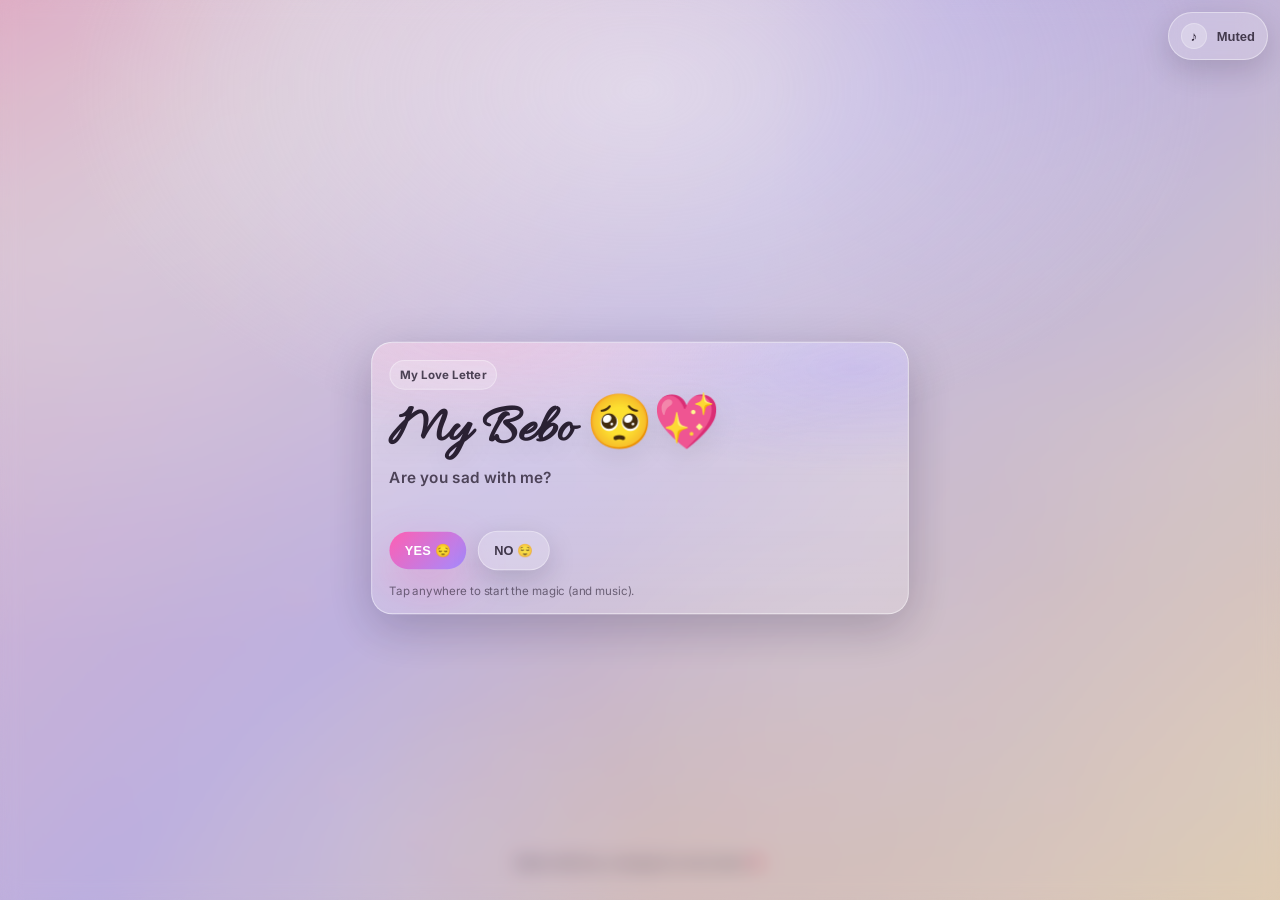
<file: index.html>
<!doctype html>
<html lang="en">
  <head>
    <meta charset="UTF-8" />
    <meta name="viewport" content="width=device-width,initial-scale=1,viewport-fit=cover" />
    <meta name="theme-color" content="#ffb3d9" />
    <meta name="description" content="A romantic apology for Ariba — made with love." />
    <title>For Ariba 💗</title>

    <link rel="preconnect" href="https://fonts.googleapis.com" />
    <link rel="preconnect" href="https://fonts.gstatic.com" crossorigin />
    <link
      href="https://fonts.googleapis.com/css2?family=Inter:wght@300;400;500;600;700&family=Allura&display=swap"
      rel="stylesheet"
    />

    <link rel="stylesheet" href="./styles.css" />
    <script src="https://cdn.jsdelivr.net/npm/gsap@3.12.5/dist/gsap.min.js"></script>
  </head>
  <body>
    <div class="bg">
      <div class="bg__glow bg__glow--a"></div>
      <div class="bg__glow bg__glow--b"></div>
      <div class="bg__glow bg__glow--c"></div>
      <div class="bg__noise" aria-hidden="true"></div>
      <div class="bg__sparkles" aria-hidden="true"></div>
    </div>

    <canvas id="fx" class="fx" aria-hidden="true"></canvas>

    <header class="topbar" aria-label="Controls">
      <button id="musicToggle" class="chip chip--icon" type="button" aria-label="Toggle music" title="Music">
        <span class="chip__icon" aria-hidden="true">♪</span>
        <span id="musicLabel" class="chip__text">Muted</span>
      </button>
    </header>

    <main class="app" id="app">
      <!-- Scene 1 -->
      <section class="modal-layer" id="scene1" aria-label="Scene 1">
        <div class="modal" role="dialog" aria-modal="true" aria-labelledby="s1-title">
          <div class="modal__badge">My Love Letter</div>
          <h1 id="s1-title" class="modal__title handwritten">
            My Bebo 🥺💖
            <span class="modal__title-sub">Are you sad with me?</span>
          </h1>

          <p id="s1-tease" class="modal__hint" aria-live="polite"></p>

          <div class="modal__actions">
            <button id="btnYes" class="btn btn--primary" type="button">YES 😔</button>
            <button id="btnNo" class="btn btn--ghost" type="button">NO 😌</button>
          </div>

          <div class="modal__fineprint">Tap anywhere to start the magic (and music).</div>
        </div>
      </section>

      <!-- Scene 2 -->
      <section class="modal-layer is-hidden" id="scene2" aria-label="Scene 2">
        <div class="modal modal--soft" role="dialog" aria-modal="true" aria-labelledby="s2-title">
          <div class="modal__badge">Bebo Verified</div>
          <h2 id="s2-title" class="modal__title handwritten">That’s why you are MY BEBO 💗✨</h2>
          <div class="modal__actions">
            <button id="btnOkay" class="btn btn--primary" type="button">Okay 💞</button>
          </div>
        </div>
      </section>

      <!-- Scene 3 -->
      <section class="stage stage--letter is-hidden" id="letterStage" aria-label="Apology letter">
        <div class="stage__backdrop" aria-hidden="true"></div>
        <article class="letter" id="letterCard">
          <div class="letter__top">
            <div class="letter__seal" aria-hidden="true">💌</div>
            <div class="letter__meta">
              <div class="letter__to handwritten">To: Ariba</div>
              <div class="letter__from">from: your sorry heart</div>
            </div>
          </div>

          <div class="letter__body" id="letterText">
            <p>Hey my Ariba 💕,</p>
            <p>
              I know I spoke rudely,<br />
              and I know it hurt you…<br />
              and for that, I am truly sorry 🥺💔
            </p>
            <p>
              You are not just someone I love,<br />
              you are someone I care for deeply 🌷<br />
              Every smile of yours matters to me,<br />
              every tear of yours breaks me inside.
            </p>
            <p>
              Sometimes I act stupid,<br />
              sometimes I speak without thinking 😞<br />
              but please believe me —<br />
              my heart never wants to hurt YOU.
            </p>
            <p>
              You are my comfort,<br />
              my peace,<br />
              my favorite person 💖✨
            </p>
            <p>
              If I could, I would:<br />
              ✔️ Take back my words<br />
              ✔️ Hold your hands tightly<br />
              ✔️ Say sorry while looking into your eyes
            </p>
            <p>
              Thank you for being patient with me,<br />
              thank you for being MY BEBO 💫
            </p>
            <p>
              I love you… more than my ego,<br />
              more than my mistakes,<br />
              more than my pride 🥹💗
            </p>
          </div>

          <div class="letter__actions">
            <button id="btnSurprise" class="btn btn--glow" type="button">Open Your Surprise 🎁</button>
          </div>
        </article>
      </section>

      <!-- Scene 4 -->
      <section class="stage stage--gifts is-hidden" id="giftStage" aria-label="Gift game">
        <div class="stage__header">
          <h2 class="stage__title handwritten">Pick a gift, Bebo 🎀</h2>
          <p class="stage__subtitle">Any one. Go on. I’m smiling already.</p>
        </div>

        <div class="gift-grid" id="giftGrid" role="grid" aria-label="Gift boxes"></div>

        <div class="popup is-hidden" id="giftPopup" role="dialog" aria-modal="true" aria-labelledby="giftPopupTitle">
          <div class="popup__card">
            <h3 id="giftPopupTitle" class="popup__title handwritten">I was kidding 😜</h3>
            <p class="popup__text">
              Every box has the same surprise 💖<br /><br />
              <span class="popup__big">🎉 YOU WON A COMPLETE OUTFIT 🎉</span>
            </p>
            <button id="btnPopupOk" class="btn btn--primary" type="button">Aww okay 💗</button>
          </div>
        </div>
      </section>

      <!-- Scene 5 -->
      <section class="modal-layer is-hidden" id="outfitModal" aria-label="Outfit selection">
        <div class="modal modal--wide" role="dialog" aria-modal="true" aria-labelledby="outfitTitle">
          <div class="modal__badge">Surprise Time</div>
          <h2 id="outfitTitle" class="modal__title handwritten">Choose your outfit, Bebo 👗✨</h2>

          <div class="outfit-grid" id="outfitGrid" aria-label="Outfit options"></div>

          <p class="modal__hint tiny">
            Tip: On mobile, it’ll try to “share” the selected outfit image to WhatsApp if your phone supports it.
          </p>
        </div>
      </section>

      <footer class="footer">
        <div class="footer__line">Made with love, courage &amp; a sorry heart 💖</div>
      </footer>
    </main>

    <div class="veil is-hidden" id="fadeVeil" aria-hidden="true"></div>
    <script src="./script.js"></script>
  </body>
</html>
</file>
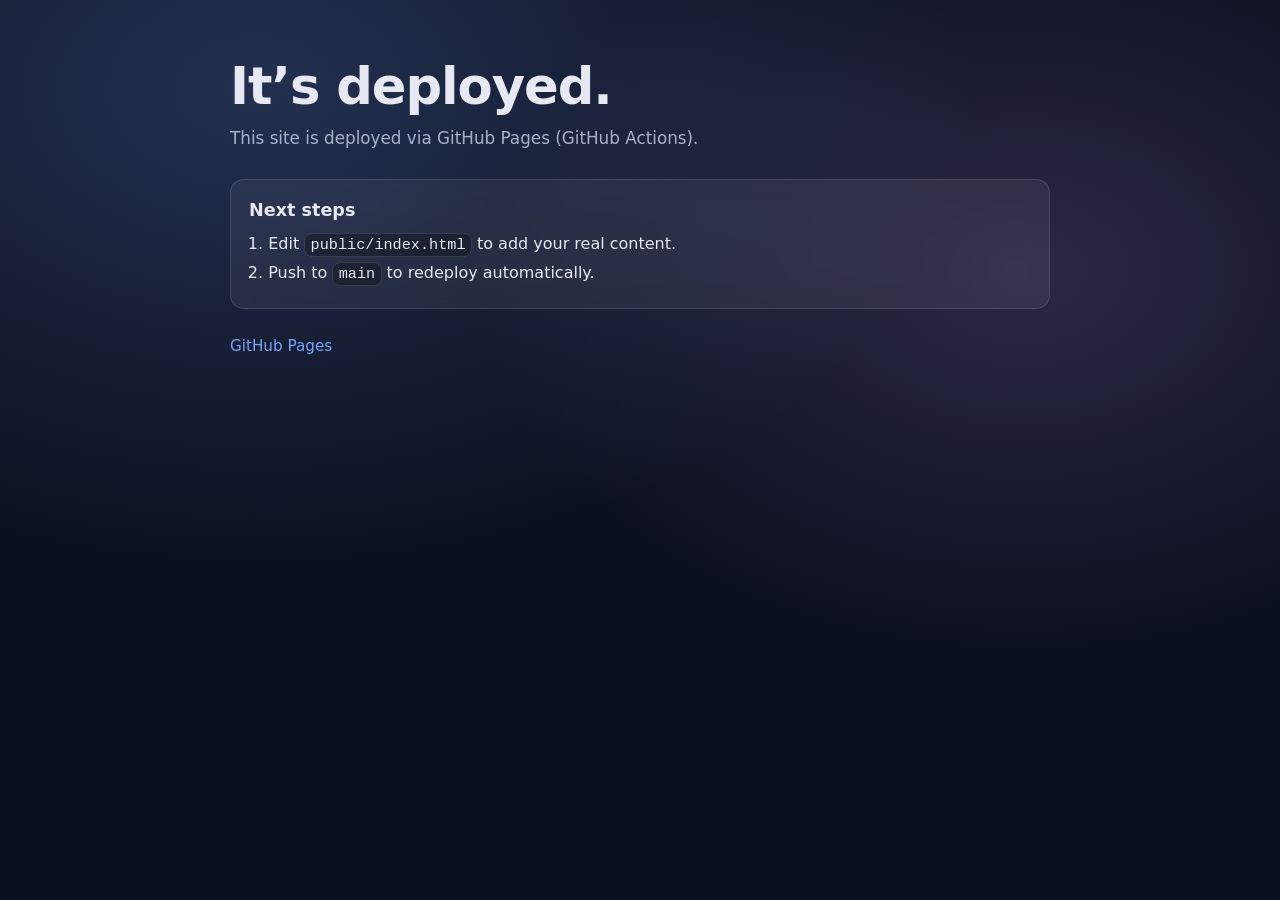
<file: public/index.html>
<!doctype html>
<html lang="en">
  <head>
    <meta charset="utf-8" />
    <meta name="viewport" content="width=device-width, initial-scale=1" />
    <title>Website</title>
    <meta name="description" content="Deployed with GitHub Pages." />
    <link rel="stylesheet" href="./styles.css" />
  </head>
  <body>
    <main class="container">
      <header class="header">
        <h1>It’s deployed.</h1>
        <p class="subtitle">This site is deployed via GitHub Pages (GitHub Actions).</p>
      </header>

      <section class="card">
        <h2>Next steps</h2>
        <ol>
          <li>Edit <code>public/index.html</code> to add your real content.</li>
          <li>Push to <code>main</code> to redeploy automatically.</li>
        </ol>
      </section>

      <footer class="footer">
        <a href="https://pages.github.com/" target="_blank" rel="noreferrer">GitHub Pages</a>
      </footer>
    </main>
  </body>
</html>
</file>
<file: styles.css>
:root{
  --bg0:#ffd1e8;
  --bg1:#d8c8ff;
  --bg2:#ffe7c9;
  --ink:#2a2133;
  --muted:rgba(42,33,51,.72);
  --card:rgba(255,255,255,.22);
  --card2:rgba(255,255,255,.32);
  --stroke:rgba(255,255,255,.38);
  --shadow:0 14px 50px rgba(20,10,30,.22);
  --shadow2:0 10px 30px rgba(20,10,30,.16);
  --radius:22px;
  --radius2:16px;
  --glow:0 0 0 1px rgba(255,255,255,.25), 0 0 32px rgba(255,142,200,.22);
  --pink:#ff5fb2;
  --lav:#8a6bff;
  --mint:#3dd6c6;
  --ease:cubic-bezier(.2,.8,.2,1);
}

*{ box-sizing:border-box; }
html,body{ height:100%; }
body{
  margin:0;
  font-family:Inter,system-ui,-apple-system,Segoe UI,Roboto,Arial,sans-serif;
  color:var(--ink);
  overflow-x:hidden;
  background: radial-gradient(1200px 800px at 10% 10%, rgba(255,255,255,.55), transparent 70%),
              radial-gradient(1000px 700px at 90% 20%, rgba(255,255,255,.35), transparent 60%),
              linear-gradient(135deg, var(--bg0), var(--bg1) 45%, var(--bg2));
}

.handwritten{
  font-family:Allura, "Apple Chancery", "Brush Script MT", cursive;
  letter-spacing:.2px;
}

.bg{ position:fixed; inset:0; z-index:-3; overflow:hidden; }
.bg__glow{
  position:absolute; filter: blur(40px);
  opacity:.55;
  transform: translateZ(0);
}
.bg__glow--a{
  width:520px; height:520px; left:-160px; top:-200px;
  background: radial-gradient(circle at 30% 30%, rgba(255,96,170,.55), transparent 60%);
}
.bg__glow--b{
  width:700px; height:700px; right:-220px; top:-220px;
  background: radial-gradient(circle at 40% 40%, rgba(138,107,255,.45), transparent 62%);
}
.bg__glow--c{
  width:680px; height:680px; left:30%; bottom:-360px;
  background: radial-gradient(circle at 40% 40%, rgba(255,215,170,.50), transparent 60%);
}
.bg__noise{
  position:absolute; inset:0;
  background-image:url("data:image/svg+xml,%3Csvg xmlns='http://www.w3.org/2000/svg' width='180' height='180'%3E%3Cfilter id='n'%3E%3CfeTurbulence type='fractalNoise' baseFrequency='.8' numOctaves='3' stitchTiles='stitch'/%3E%3C/filter%3E%3Crect width='180' height='180' filter='url(%23n)' opacity='.14'/%3E%3C/svg%3E");
  mix-blend-mode:overlay;
  opacity:.28;
}
.bg__sparkles{
  position:absolute; inset:-20%;
  background:
    radial-gradient(circle at 20% 30%, rgba(255,255,255,.8), transparent 20%),
    radial-gradient(circle at 75% 20%, rgba(255,255,255,.9), transparent 18%),
    radial-gradient(circle at 60% 65%, rgba(255,255,255,.8), transparent 18%),
    radial-gradient(circle at 35% 80%, rgba(255,255,255,.75), transparent 18%),
    radial-gradient(circle at 85% 75%, rgba(255,255,255,.78), transparent 20%);
  filter: blur(0.2px);
  opacity:.18;
  animation: twinkle 10s var(--ease) infinite;
}

/* subtle floating background hearts */
.bg-heart{
  position:absolute;
  width: 18px; height: 18px;
  transform: rotate(45deg);
  opacity:.18;
  filter: drop-shadow(0 16px 18px rgba(255,95,178,.14));
  animation: bgFloat var(--dur, 10s) var(--ease) infinite;
  pointer-events:none;
}
.bg-heart::before,
.bg-heart::after{
  content:"";
  position:absolute;
  width: 18px; height: 18px;
  border-radius: 50%;
  background: radial-gradient(circle at 30% 30%, rgba(255,255,255,.85), rgba(255,95,178,.55));
}
.bg-heart::before{ left:-9px; top:0; }
.bg-heart::after{ left:0; top:-9px; }
@keyframes bgFloat{
  0%{ transform: translate3d(0, 0, 0) rotate(45deg) scale(var(--s, 1)); opacity: .10; }
  30%{ opacity: .22; }
  100%{ transform: translate3d(0, -120px, 0) rotate(45deg) scale(var(--s, 1)); opacity: 0; }
}
@keyframes twinkle{
  0%,100%{ transform: translate3d(0,0,0) scale(1); opacity:.14; }
  50%{ transform: translate3d(0,-1.2%,0) scale(1.02); opacity:.22; }
}

.fx{
  position:fixed;
  inset:0;
  z-index:50;
  pointer-events:none;
}

.topbar{
  position:fixed;
  top:12px;
  right:12px;
  z-index:60;
  display:flex;
  gap:10px;
}

.chip{
  display:inline-flex;
  align-items:center;
  gap:10px;
  padding:10px 12px;
  border-radius:999px;
  border:1px solid rgba(255,255,255,.40);
  background: rgba(255,255,255,.18);
  backdrop-filter: blur(14px);
  -webkit-backdrop-filter: blur(14px);
  box-shadow: var(--shadow2);
  color: var(--ink);
  cursor:pointer;
  transition: transform .18s var(--ease), box-shadow .18s var(--ease), background .18s var(--ease);
}
.chip:active{ transform: scale(.98); }
.chip:hover{ background: rgba(255,255,255,.28); }
.chip--icon .chip__icon{
  width:26px; height:26px;
  display:grid; place-items:center;
  border-radius:999px;
  background: rgba(255,255,255,.25);
  box-shadow: inset 0 0 0 1px rgba(255,255,255,.25);
}
.chip__text{ font-size:13px; font-weight:600; opacity:.85; }

.app{
  min-height:100vh;
  padding: 84px 16px 30px;
  display:flex;
  flex-direction:column;
  gap:22px;
}

.modal-layer{
  position:fixed;
  inset:0;
  z-index:40;
  display:grid;
  place-items:center;
  padding: 18px;
  background: radial-gradient(800px 500px at 50% 10%, rgba(255,255,255,.42), transparent 72%),
              rgba(0,0,0,.12);
  backdrop-filter: blur(10px);
  -webkit-backdrop-filter: blur(10px);
}
.modal-layer.is-hidden{ display:none; }

.modal{
  width:min(560px, 100%);
  border-radius: var(--radius);
  padding: 18px 18px 16px;
  border: 1px solid rgba(255,255,255,.44);
  background: linear-gradient(180deg, rgba(255,255,255,.33), rgba(255,255,255,.18));
  box-shadow: var(--shadow);
  position:relative;
  overflow:hidden;
}
.modal::before{
  content:"";
  position:absolute;
  inset:-2px;
  background: radial-gradient(600px 180px at 20% 0%, rgba(255,160,210,.35), transparent 55%),
              radial-gradient(500px 200px at 90% 10%, rgba(155,135,255,.32), transparent 55%);
  opacity:.75;
  pointer-events:none;
}
.modal > *{ position:relative; }

.modal--soft{
  width:min(520px, 100%);
}
.modal--wide{
  width:min(860px, 100%);
}
.modal__badge{
  display:inline-flex;
  align-items:center;
  gap:8px;
  padding: 7px 10px;
  border-radius:999px;
  background: rgba(255,255,255,.20);
  border:1px solid rgba(255,255,255,.35);
  font-size:12px;
  font-weight:700;
  letter-spacing:.3px;
  color: rgba(42,33,51,.82);
}
.modal__title{
  margin: 14px 0 8px;
  font-size: clamp(34px, 4.8vw, 56px);
  line-height: 1.02;
  text-shadow: 0 10px 30px rgba(0,0,0,.08);
}
.modal__title-sub{
  display:block;
  font-family: Inter, system-ui, -apple-system, Segoe UI, Roboto, Arial, sans-serif;
  margin-top: 12px;
  font-size: 16px;
  font-weight: 600;
  color: rgba(42,33,51,.80);
}
.modal__hint{
  margin: 10px 0 0;
  min-height: 20px;
  font-weight: 600;
  color: rgba(42,33,51,.70);
}
.modal__fineprint{
  margin-top: 14px;
  font-size: 12px;
  color: rgba(42,33,51,.62);
}
.tiny{ font-size: 12px; }

.modal__actions{
  margin-top: 18px;
  display:flex;
  gap:12px;
  align-items:center;
  justify-content:flex-start;
  flex-wrap:wrap;
}

.btn{
  border:0;
  border-radius: 999px;
  padding: 12px 16px;
  font-weight: 800;
  letter-spacing:.15px;
  cursor:pointer;
  transition: transform .18s var(--ease), filter .18s var(--ease), box-shadow .18s var(--ease), background .18s var(--ease);
  user-select:none;
  -webkit-tap-highlight-color: transparent;
  touch-action: manipulation;
}
.btn:active{ transform: scale(.98); }
.btn--primary{
  color:white;
  background: linear-gradient(135deg, #ff5fb2, #a48bff);
  box-shadow: 0 18px 45px rgba(255,95,178,.30);
}
.btn--primary:hover{ filter: brightness(1.03); }
.btn--ghost{
  color: rgba(42,33,51,.88);
  background: rgba(255,255,255,.20);
  border: 1px solid rgba(255,255,255,.35);
  box-shadow: var(--shadow2);
}
.btn--ghost:hover{ background: rgba(255,255,255,.28); }
.btn--glow{
  color:white;
  padding: 13px 18px;
  background: linear-gradient(135deg, #ff5fb2, #ff9ed7 45%, #a48bff);
  box-shadow: 0 18px 60px rgba(255,95,178,.34), 0 0 0 1px rgba(255,255,255,.20);
}
.btn--glow:hover{ filter: brightness(1.04); }

.stage{
  width:min(980px, 100%);
  margin: 0 auto;
  position:relative;
}
.stage.is-hidden{ display:none; }

.stage--letter{
  padding: 10px 0 4px;
}
.stage__backdrop{
  position:fixed;
  inset:0;
  z-index:-1;
  background: rgba(10,0,20,.06);
  backdrop-filter: blur(8px);
  -webkit-backdrop-filter: blur(8px);
  opacity:0;
  transition: opacity .5s var(--ease);
}
.stage--letter.is-active .stage__backdrop{ opacity:1; }

.letter{
  border-radius: var(--radius);
  background: linear-gradient(180deg, rgba(255,255,255,.36), rgba(255,255,255,.18));
  border: 1px solid rgba(255,255,255,.42);
  box-shadow: var(--shadow);
  overflow:hidden;
  padding: 18px 18px 16px;
  position:relative;
}
.letter::after{
  content:"";
  position:absolute;
  inset:-2px;
  background: radial-gradient(700px 200px at 10% 0%, rgba(255,160,210,.25), transparent 62%),
              radial-gradient(600px 220px at 90% 10%, rgba(155,135,255,.22), transparent 62%),
              radial-gradient(600px 260px at 50% 100%, rgba(255,225,185,.22), transparent 62%);
  pointer-events:none;
  opacity:.8;
}
.letter > *{ position:relative; }

.letter__top{
  display:flex;
  align-items:center;
  gap:14px;
}
.letter__seal{
  width:46px; height:46px;
  border-radius: 16px;
  display:grid; place-items:center;
  background: rgba(255,255,255,.22);
  border:1px solid rgba(255,255,255,.35);
  box-shadow: var(--shadow2);
}
.letter__meta{ display:flex; flex-direction:column; }
.letter__to{ font-size: 30px; margin-top:2px; }
.letter__from{ font-size: 12px; color: rgba(42,33,51,.62); font-weight:700; }

.letter__body{
  margin-top: 10px;
  line-height: 1.7;
  color: rgba(42,33,51,.86);
  font-size: 15px;
}
.letter__body p{ margin: 12px 0; }
.letter__actions{
  margin-top: 14px;
  display:flex;
  justify-content:flex-start;
}

.stage--gifts{
  padding: 12px 0 6px;
}
.stage__header{
  text-align:center;
  margin: 8px auto 16px;
  width:min(640px, 100%);
}
.stage__title{
  font-size: clamp(34px, 4.5vw, 54px);
  margin: 0;
}
.stage__subtitle{
  margin: 8px 0 0;
  color: rgba(42,33,51,.68);
  font-weight:600;
}

.gift-grid{
  display:grid;
  grid-template-columns: repeat(3, minmax(0, 1fr));
  gap: 12px;
  width:min(540px, 100%);
  margin: 0 auto;
}
.gift{
  aspect-ratio: 1 / 1;
  border-radius: 18px;
  background: rgba(255,255,255,.22);
  border: 1px solid rgba(255,255,255,.40);
  box-shadow: var(--shadow2);
  display:grid;
  place-items:center;
  position:relative;
  cursor:pointer;
  overflow:hidden;
  transition: transform .18s var(--ease), box-shadow .18s var(--ease), background .18s var(--ease);
  user-select:none;
  -webkit-tap-highlight-color: transparent;
}
.gift:hover{
  transform: translateY(-2px) scale(1.01);
  background: rgba(255,255,255,.28);
  box-shadow: 0 18px 44px rgba(20,10,30,.18);
}
.gift:active{ transform: scale(.99); }
.gift__box{
  width:62%;
  height:52%;
  border-radius: 16px;
  background: linear-gradient(180deg, rgba(255,255,255,.28), rgba(255,255,255,.14));
  border: 1px solid rgba(255,255,255,.45);
  box-shadow: inset 0 0 0 1px rgba(255,255,255,.12);
  position:relative;
}
.gift__lid{
  position:absolute;
  left:50%;
  top: 22%;
  width:70%;
  height:22%;
  transform: translateX(-50%);
  border-radius: 14px;
  background: linear-gradient(135deg, rgba(255,95,178,.65), rgba(164,139,255,.55));
  box-shadow: 0 18px 40px rgba(255,95,178,.18);
  transform-origin: 50% 110%;
}
.gift__ribbon{
  position:absolute;
  inset:0;
  background:
    linear-gradient(90deg, transparent 42%, rgba(255,95,178,.45) 42%, rgba(255,95,178,.45) 58%, transparent 58%),
    linear-gradient(0deg, transparent 46%, rgba(255,95,178,.35) 46%, rgba(255,95,178,.35) 54%, transparent 54%);
  border-radius: 16px;
  opacity:.75;
}
.gift__spark{
  position:absolute;
  inset: -40%;
  background: radial-gradient(circle at 30% 30%, rgba(255,255,255,.9), transparent 22%),
              radial-gradient(circle at 75% 25%, rgba(255,255,255,.7), transparent 22%),
              radial-gradient(circle at 60% 70%, rgba(255,255,255,.8), transparent 24%);
  opacity:.0;
  filter: blur(0.4px);
  transition: opacity .18s var(--ease);
}
.gift:hover .gift__spark{ opacity:.22; }
.gift.is-open .gift__lid{ transform: translateX(-50%) rotateX(64deg); }

.popup{
  position:fixed;
  inset:0;
  z-index:70;
  display:grid;
  place-items:center;
  padding: 18px;
  background: rgba(0,0,0,.16);
  backdrop-filter: blur(10px);
  -webkit-backdrop-filter: blur(10px);
}
.popup.is-hidden{ display:none; }
.popup__card{
  width:min(520px, 100%);
  border-radius: var(--radius);
  background: linear-gradient(180deg, rgba(255,255,255,.36), rgba(255,255,255,.18));
  border: 1px solid rgba(255,255,255,.44);
  box-shadow: var(--shadow);
  padding: 18px 18px 16px;
  text-align:center;
}
.popup__title{
  margin: 6px 0 8px;
  font-size: 44px;
  line-height:1.02;
}
.popup__text{
  margin: 0 0 14px;
  color: rgba(42,33,51,.78);
  font-weight: 600;
}
.popup__big{
  display:inline-block;
  margin-top: 2px;
  font-weight: 900;
  color: rgba(42,33,51,.88);
}

.outfit-grid{
  margin-top: 14px;
  display:grid;
  grid-template-columns: repeat(2, minmax(0, 1fr));
  gap: 12px;
}
.outfit{
  border-radius: 18px;
  overflow:hidden;
  background: rgba(255,255,255,.22);
  border: 1px solid rgba(255,255,255,.42);
  box-shadow: var(--shadow2);
  cursor:pointer;
  transition: transform .18s var(--ease), box-shadow .18s var(--ease);
}
.outfit:hover{
  transform: translateY(-2px) scale(1.01);
  box-shadow: 0 22px 55px rgba(20,10,30,.18), var(--glow);
}
.outfit:active{ transform: scale(.99); }
.outfit__img{
  height: 132px;
  background: linear-gradient(135deg, rgba(255,95,178,.38), rgba(164,139,255,.34), rgba(255,225,185,.32));
  position:relative;
}
.outfit__img::after{
  content:"";
  position:absolute;
  inset:-40%;
  background: radial-gradient(circle at 30% 20%, rgba(255,255,255,.85), transparent 20%),
              radial-gradient(circle at 70% 40%, rgba(255,255,255,.65), transparent 22%),
              radial-gradient(circle at 40% 75%, rgba(255,255,255,.75), transparent 22%);
  opacity:.35;
  transform: rotate(10deg);
}
.outfit__label{
  padding: 12px 12px 14px;
  font-weight: 800;
  color: rgba(42,33,51,.82);
  display:flex;
  align-items:center;
  justify-content:space-between;
  gap:10px;
}
.outfit__tag{
  font-size:12px;
  padding: 6px 10px;
  border-radius:999px;
  background: rgba(255,255,255,.22);
  border:1px solid rgba(255,255,255,.38);
  color: rgba(42,33,51,.74);
}

.footer{
  margin-top:auto;
  padding-top: 16px;
  text-align:center;
}
.footer__line{
  font-size: 12px;
  font-weight: 700;
  color: rgba(42,33,51,.62);
  text-shadow: 0 10px 20px rgba(0,0,0,.06);
}

.veil{
  position:fixed;
  inset:0;
  z-index:90;
  background: radial-gradient(800px 600px at 50% 20%, rgba(255,255,255,.22), transparent 60%),
              linear-gradient(135deg, rgba(255,209,232,.55), rgba(216,200,255,.55), rgba(255,231,201,.55));
  opacity:0;
  pointer-events:none;
}
.veil.is-hidden{ display:none; }

/* Cursor heart trail */
.trail-heart{
  position:fixed;
  left:0; top:0;
  width: 14px; height: 14px;
  transform: translate(-50%,-50%) rotate(45deg);
  pointer-events:none;
  z-index:65;
  opacity:.95;
  filter: drop-shadow(0 10px 14px rgba(255,95,178,.20));
  animation: floatUp 900ms var(--ease) forwards;
}
.trail-heart::before,
.trail-heart::after{
  content:"";
  position:absolute;
  width: 14px; height: 14px;
  background: radial-gradient(circle at 30% 30%, rgba(255,255,255,.9), rgba(255,95,178,.75));
  border-radius: 50%;
}
.trail-heart::before{ left:-7px; top:0; }
.trail-heart::after{ left:0; top:-7px; }
@keyframes floatUp{
  0%{ transform: translate(-50%,-50%) rotate(45deg) scale(1); opacity:.95; }
  100%{ transform: translate(calc(-50% + var(--dx, 0px)), calc(-50% - 42px)) rotate(45deg) scale(.4); opacity:0; }
}

@media (min-width: 680px){
  .app{ padding-left: 22px; padding-right:22px; }
  .outfit-grid{ grid-template-columns: repeat(3, minmax(0, 1fr)); }
  .outfit__img{ height: 160px; }
}

@media (prefers-reduced-motion: reduce){
  .bg__sparkles{ animation: none; }
  .bg-heart{ display:none; }
  .btn, .chip, .gift, .outfit{ transition:none; }
  .trail-heart{ display:none; }
}
</file>
<file: public/styles.css>
:root {
  color-scheme: light dark;
  --bg: #0b1020;
  --fg: #e6e9f2;
  --muted: #a9b1c6;
  --card: rgba(255, 255, 255, 0.06);
  --border: rgba(255, 255, 255, 0.12);
  --accent: #7aa2f7;
}

* {
  box-sizing: border-box;
}

html,
body {
  height: 100%;
}

body {
  margin: 0;
  font-family: ui-sans-serif, system-ui, -apple-system, Segoe UI, Roboto, Helvetica,
    Arial, "Apple Color Emoji", "Segoe UI Emoji";
  background: radial-gradient(1200px 800px at 20% 10%, rgba(122, 162, 247, 0.22), transparent 60%),
    radial-gradient(1000px 700px at 80% 30%, rgba(187, 154, 247, 0.18), transparent 55%),
    var(--bg);
  color: var(--fg);
}

.container {
  max-width: 860px;
  margin: 0 auto;
  padding: 56px 20px;
}

.header h1 {
  margin: 0 0 10px;
  font-size: clamp(2rem, 3vw + 1rem, 3.2rem);
  letter-spacing: -0.02em;
}

.subtitle {
  margin: 0;
  color: var(--muted);
  font-size: 1.05rem;
  line-height: 1.5;
}

.card {
  margin-top: 28px;
  background: var(--card);
  border: 1px solid var(--border);
  border-radius: 14px;
  padding: 20px 18px;
  backdrop-filter: blur(10px);
}

.card h2 {
  margin: 0 0 10px;
  font-size: 1.1rem;
}

ol {
  margin: 0;
  padding-left: 1.2rem;
  line-height: 1.7;
}

code {
  font-family: ui-monospace, SFMono-Regular, Menlo, Monaco, Consolas,
    "Liberation Mono", "Courier New", monospace;
  font-size: 0.95em;
  padding: 0.15em 0.35em;
  border-radius: 8px;
  background: rgba(0, 0, 0, 0.28);
  border: 1px solid rgba(255, 255, 255, 0.12);
}

.footer {
  margin-top: 28px;
  color: var(--muted);
  font-size: 0.95rem;
}

a {
  color: var(--accent);
  text-decoration: none;
}

a:hover {
  text-decoration: underline;
}
</file>
